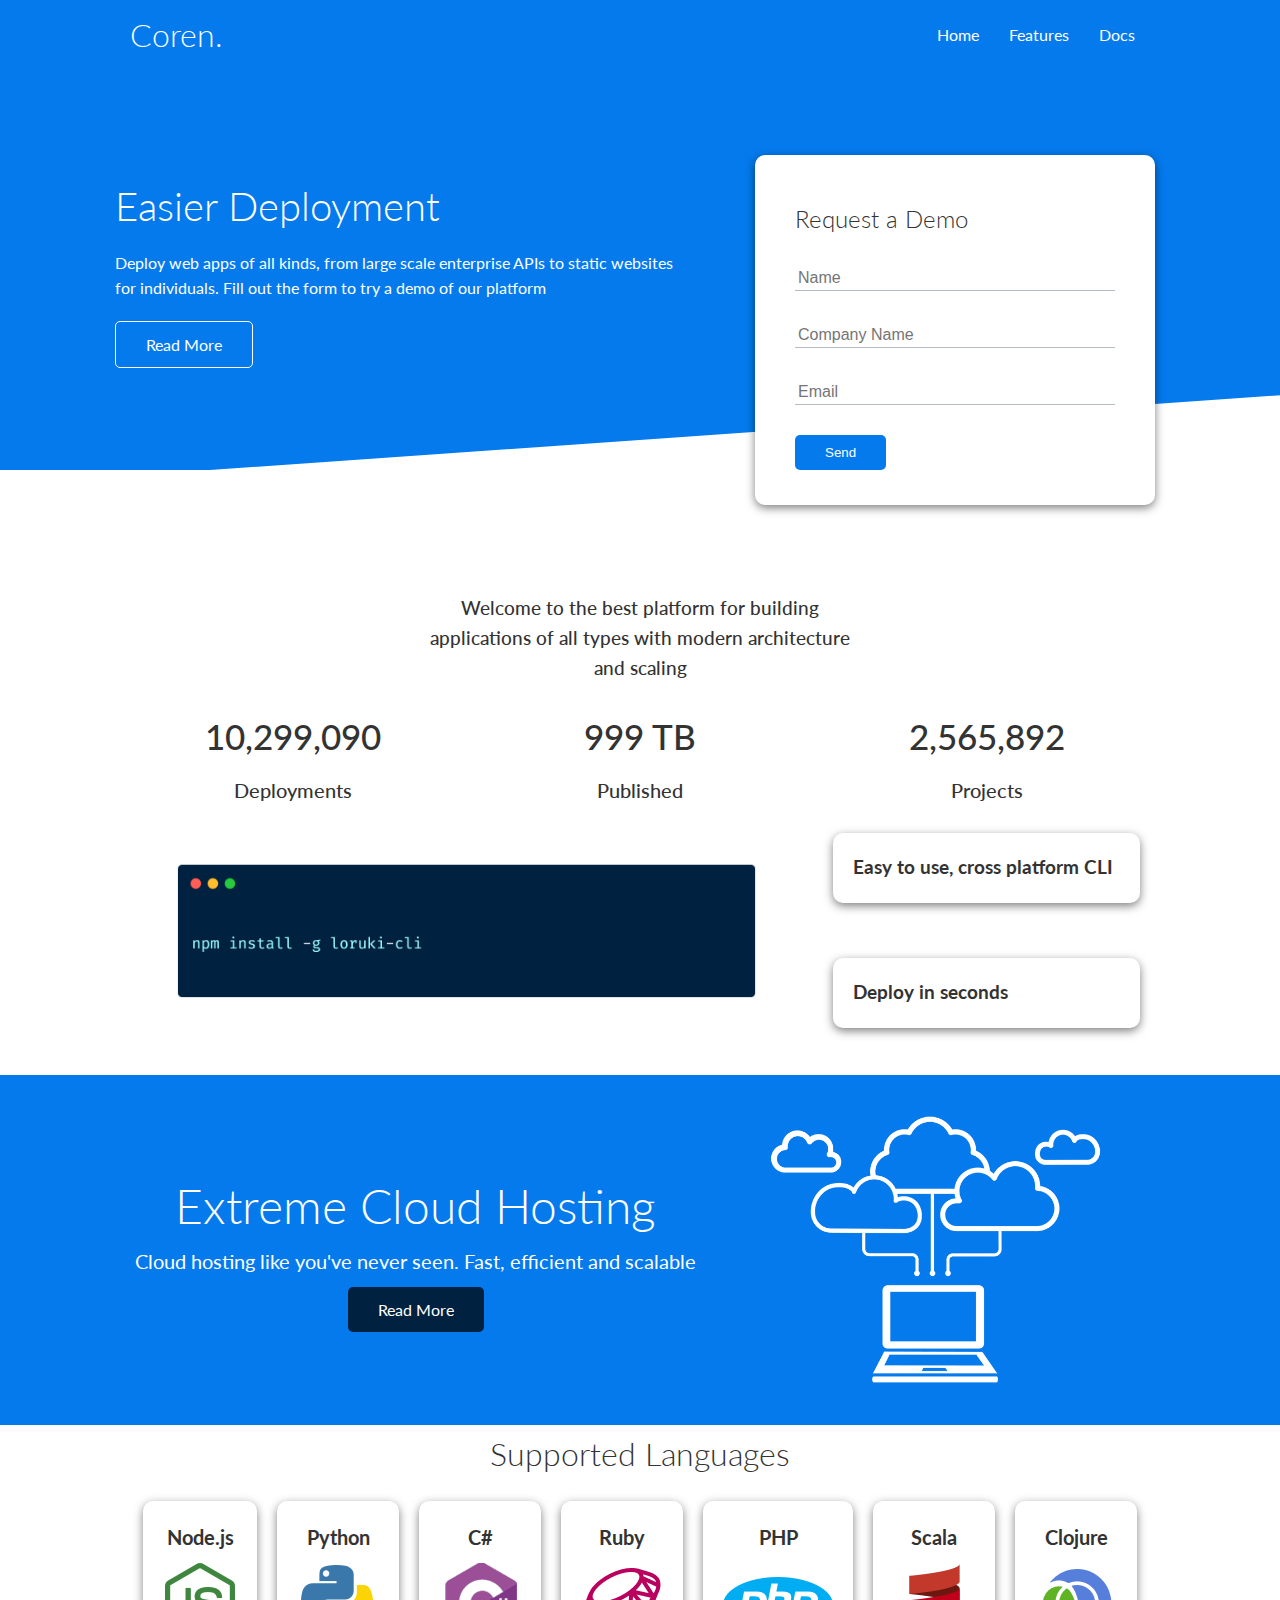
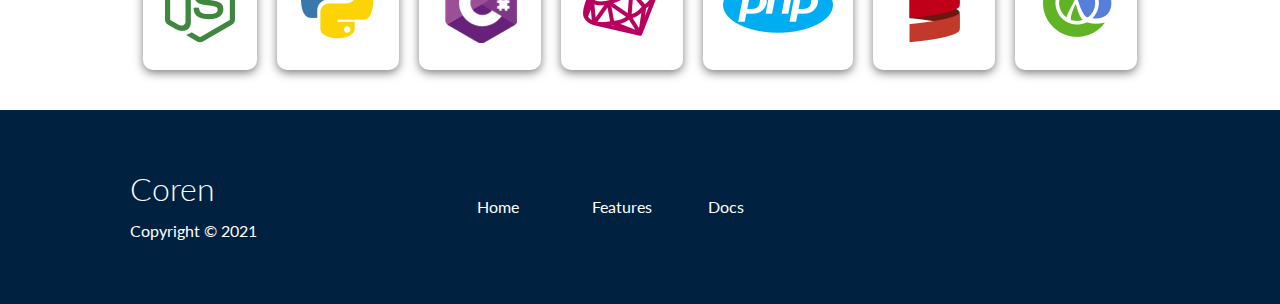
<file: index.html>
<!DOCTYPE html>
<html lang="en">

<head>
    <meta charset="UTF-8">
    <meta http-equiv="X-UA-Compatible" content="IE=edge">
    <meta name="viewport" content="width=device-width, initial-scale=1.0">
    <link rel="stylesheet" href="https://cdnjs.cloudflare.com/ajax/libs/font-awesome/5.15.3/css/all.min.css"
        integrity="sha512-iBBXm8fW90+nuLcSKlbmrPcLa0OT92xO1BIsZ+ywDWZCvqsWgccV3gFoRBv0z+8dLJgyAHIhR35VZc2oM/gI1w=="
        crossorigin="anonymous" referrerpolicy="no-referrer" />
    <link rel="stylesheet" href="utilities.css">
    <link rel="stylesheet" href="style.css">
    <title>Coren | Cloud Hosting For Everyone</title>
</head>

<body>
    <!--Navbar-->
    <div class="navbar">
        <div class="container flex">
            <h1 class="logo">Coren.</h1>
            <nav>
                <ul>
                    <li><a href="index.html">Home</a></li>
                    <li><a href="features.html">Features</a></li>
                    <li><a href="docs.html">Docs</a></li>
                </ul>
            </nav>
        </div>
    </div>

    <!--Showcase-->
    <section class="showcase">
        <div class="container grid">
            <div class="showcase-text">
                <h1>Easier Deployment</h1>
                <p>Deploy web apps of all kinds, from large scale enterprise APIs to static websites for individuals.
                    Fill out the form to try a demo of our platform</p>
                <a href="features.html" class="btn btn-outline">Read More</a>
            </div>
            <div class="showcase-form card">
                <h2>Request a Demo</h2>
                <form>
                    <div class="form-control">
                        <input type="text" name="name" placeholder="Name" required>
                    </div>
                    <div class="form-control">
                        <input type="text" name="company" placeholder="Company Name" required>
                    </div>
                    <div class="form-control">
                        <input type="email" name="email" placeholder="Email" required>
                    </div>
                    <input type="submit" value="Send" class="btn btn-primary">
                </form>
            </div>
        </div>
    </section>

    <!--Stats-->
    <section class="stats">
        <div class="container">
            <h3 class="stats-heading text-center my-1 p-2">
                Welcome to the best platform for building applications of all types with modern architecture and scaling
            </h3>
            <div class="grid grid-3 text-center my-4">
                <div>
                    <i class="fas fa-server fa-3x"></i>
                    <h3>10,299,090</h3>
                    <p class="text-secondary">Deployments</p>
                </div>
                <div>
                    <i class="fas fa-upload fa-3x"></i>
                    <h3>999 TB</h3>
                    <p class="text-secondary">Published</p>
                </div>
                <div>
                    <i class="fas fa-project-diagram fa-3x"></i>
                    <h3>2,565,892</h3>
                    <p class="text-secondary">Projects</p>
                </div>
            </div>
        </div>
    </section>

    <!--Cli-->
    <section class="cli">
        <div class="container grid">
            <img src="cli.png">
            <div class="card">
                <h3>Easy to use, cross platform CLI</h3>
            </div>
            <div class="card">
                <h3>Deploy in seconds</h3>
            </div>
        </div>
    </section>

    <!-- Cloud -->
    <section class="cloud bg-primary my-2 py-2">
        <div class="container grid">
            <div class="text-center">
                <h2 class="lg">Extreme Cloud Hosting</h2>
                <p class="lead my-1">Cloud hosting like you've never seen. Fast, efficient and scalable</p>
                <a href="features.html" class="btn btn-dark">Read More</a>
            </div>
            <img src="cloud.png" alt="">
        </div>
    </section>

    <!-- Languages -->
    <section class="languages">
        <h2 class="md text-center my-2">
            Supported Languages
        </h2>
        <div class="container flex">
            <div class="card">
                <h4>Node.js</h4>
                <img src="node.png" alt="">
            </div>
            <div class="card">
                <h4>Python</h4>
                <img src="python.png" alt="">
            </div>
            <div class="card">
                <h4>C#</h4>
                <img src="csharp.png" alt="">
            </div>
            <div class="card">
                <h4>Ruby</h4>
                <img src="ruby.png" alt="">
            </div>
            <div class="card">
                <h4>PHP</h4>
                <img src="php.png" alt="">
            </div>
            <div class="card">
                <h4>Scala</h4>
                <img src="scala.png" alt="">
            </div>
            <div class="card">
                <h4>Clojure</h4>
                <img src="clojure.png" alt="">
            </div>
        </div>
    </section>
    <!--Footer-->
    <footer class="footer bg-dark py-5">
        <div class="container grid grid-3">
            <div>
                <h1>Coren</h1>
                <p>Copyright &copy; 2021</p>
            </div>
            <nav>
                <ul class="grid grid-3">
                    <li><a href="index.html">Home</a></li>
                    <li><a href="features.html">Features</a></li>
                    <li><a href="docs.html">Docs</a></li>
                </ul>
            </nav>
            <div class="social">
                <a href="#"><i class="fab fa-github fa-2x"></i></a>
                <a href="#"><i class="fab fa-facebook fa-2x"></i></a>
                <a href="#"><i class="fab fa-instagram fa-2x"></i></a>
                <a href="#"><i class="fab fa-twitter fa-2x"></i></a>
            </div>
        </div>
    </footer>
</body>

</html>
</file>
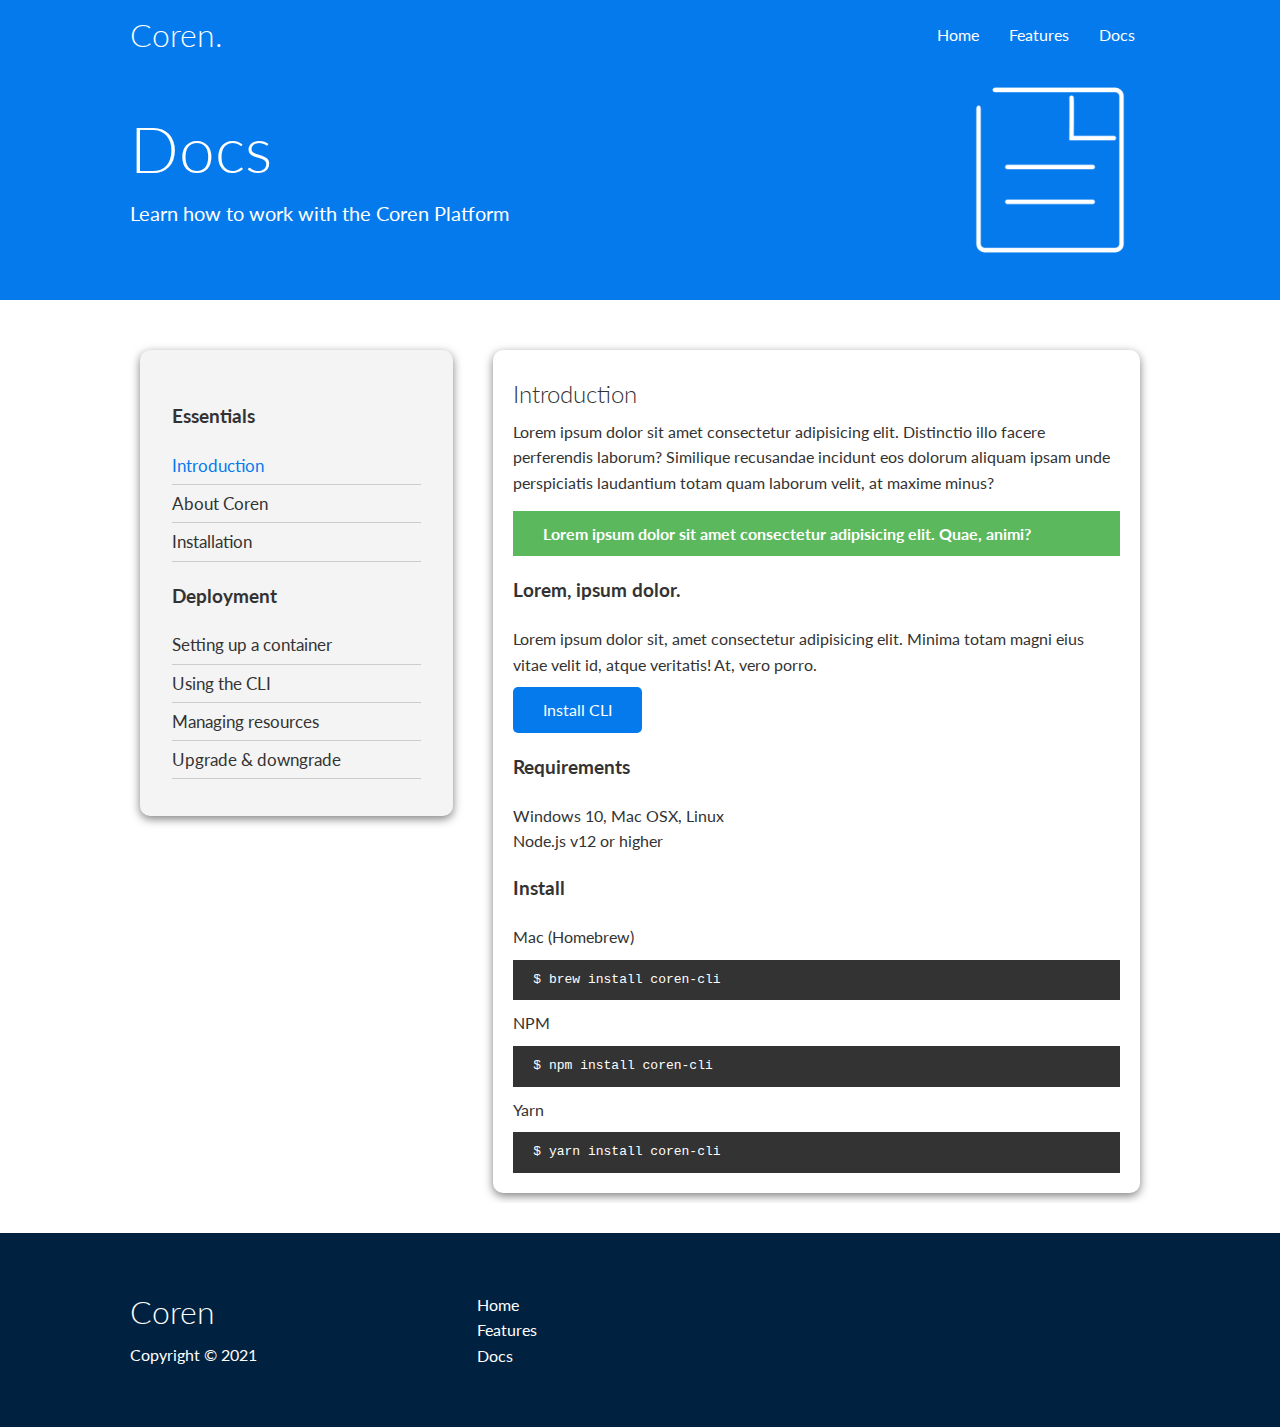
<file: docs.html>
<!DOCTYPE html>
<html lang="en">

<head>
    <meta charset="UTF-8">
    <meta http-equiv="X-UA-Compatible" content="IE=edge">
    <meta name="viewport" content="width=device-width, initial-scale=1.0">
    <link rel="stylesheet" href="https://cdnjs.cloudflare.com/ajax/libs/font-awesome/5.15.3/css/all.min.css"
        integrity="sha512-iBBXm8fW90+nuLcSKlbmrPcLa0OT92xO1BIsZ+ywDWZCvqsWgccV3gFoRBv0z+8dLJgyAHIhR35VZc2oM/gI1w=="
        crossorigin="anonymous" referrerpolicy="no-referrer" />
    <link rel="stylesheet" href="utilities.css">
    <link rel="stylesheet" href="style.css">
    <title>Coren | Cloud Hosting For Everyone</title>
</head>

<body>
    <!--Navbar-->
    <div class="navbar">
        <div class="container flex">
            <h1 class="logo">Coren.</h1>
            <nav>
                <ul>
                    <li><a href="index.html">Home</a></li>
                    <li><a href="features.html">Features</a></li>
                    <li><a href="docs.html">Docs</a></li>
                </ul>
            </nav>
        </div>
    </div>
    <!--Head-->
    <section class="docs-head bg-primary py-3">
        <div class="container grid">
            <div>
                <h1 class="xl">Docs</h1>
                <p class="lead">
                    Learn how to work with the Coren Platform
                </p>
            </div>
            <img src="docs.png" alt="">
        </div>
    </section>


    <!-- Docs main -->
    <section class="docs-main my-4">
        <div class="container grid">
            <div class="card bg-light p-3">
                <h3 class="my-2">Essentials</h3>
                <nav>
                    <ul>
                        <li><a class="text-primary" href="#">Introduction</a></li>
                        <li><a href="#">About Coren</a></li>
                        <li><a href="#">Installation</a></li>
                    </ul>
                </nav>

                <h3 class="my-2">Deployment</h3>
                <nav>
                    <ul>
                        <li><a href="#">Setting up a container</a></li>
                        <li><a href="#">Using the CLI</a></li>
                        <li><a href="#">Managing resources</a>
                        <li><a href="#">Upgrade & downgrade</a></li>
                    </ul>
                </nav>
            </div>
            <div class="card">
                <h2>Introduction</h2>
                <p>Lorem ipsum dolor sit amet consectetur adipisicing elit. Distinctio illo facere perferendis laborum?
                    Similique recusandae incidunt eos dolorum aliquam ipsam unde perspiciatis laudantium totam quam
                    laborum velit, at maxime minus?</p>

                <div class="alert alert-success">
                    <i class="fas fa-info"></i> Lorem ipsum dolor sit amet consectetur adipisicing elit. Quae, animi?
                </div>

                <h3>Lorem, ipsum dolor.</h3>
                <p>Lorem ipsum dolor sit, amet consectetur adipisicing elit. Minima totam magni eius vitae velit id,
                    atque veritatis! At, vero porro.</p>
                <a href="#" class="btn btn-primary">Install CLI</a>

                <h3>Requirements</h3>
                <ul>
                    <li>Windows 10, Mac OSX, Linux</li>
                    <li>Node.js v12 or higher</li>
                </ul>

                <h3>Install</h3>
                <p>Mac (Homebrew)</p>
                <pre><code>$ brew install coren-cli</code></pre>
                <p>NPM</p>
                <pre><code>$ npm install coren-cli</code></pre>
                <p>Yarn</p>
                <pre><code>$ yarn install coren-cli</code></pre>

            </div>
        </div>
    </section>




    <!--Footer-->

    <footer class="footer bg-dark py-5">
        <div class="container grid grid-3">
            <div>
                <h1>Coren</h1>
                <p>Copyright &copy; 2021</p>
            </div>
            <nav>
                <ul>
                    <li><a href="index.html">Home</a></li>
                    <li><a href="features.html">Features</a></li>
                    <li><a href="docs.html">Docs</a></li>
                </ul>
            </nav>
            <div class="social">
                <a href="#"><i class="fab fa-github fa-2x"></i></a>
                <a href="#"><i class="fab fa-facebook fa-2x"></i></a>
                <a href="#"><i class="fab fa-instagram fa-2x"></i></a>
                <a href="#"><i class="fab fa-twitter fa-2x"></i></a>
            </div>
        </div>
    </footer>
</body>

</html>
</file>
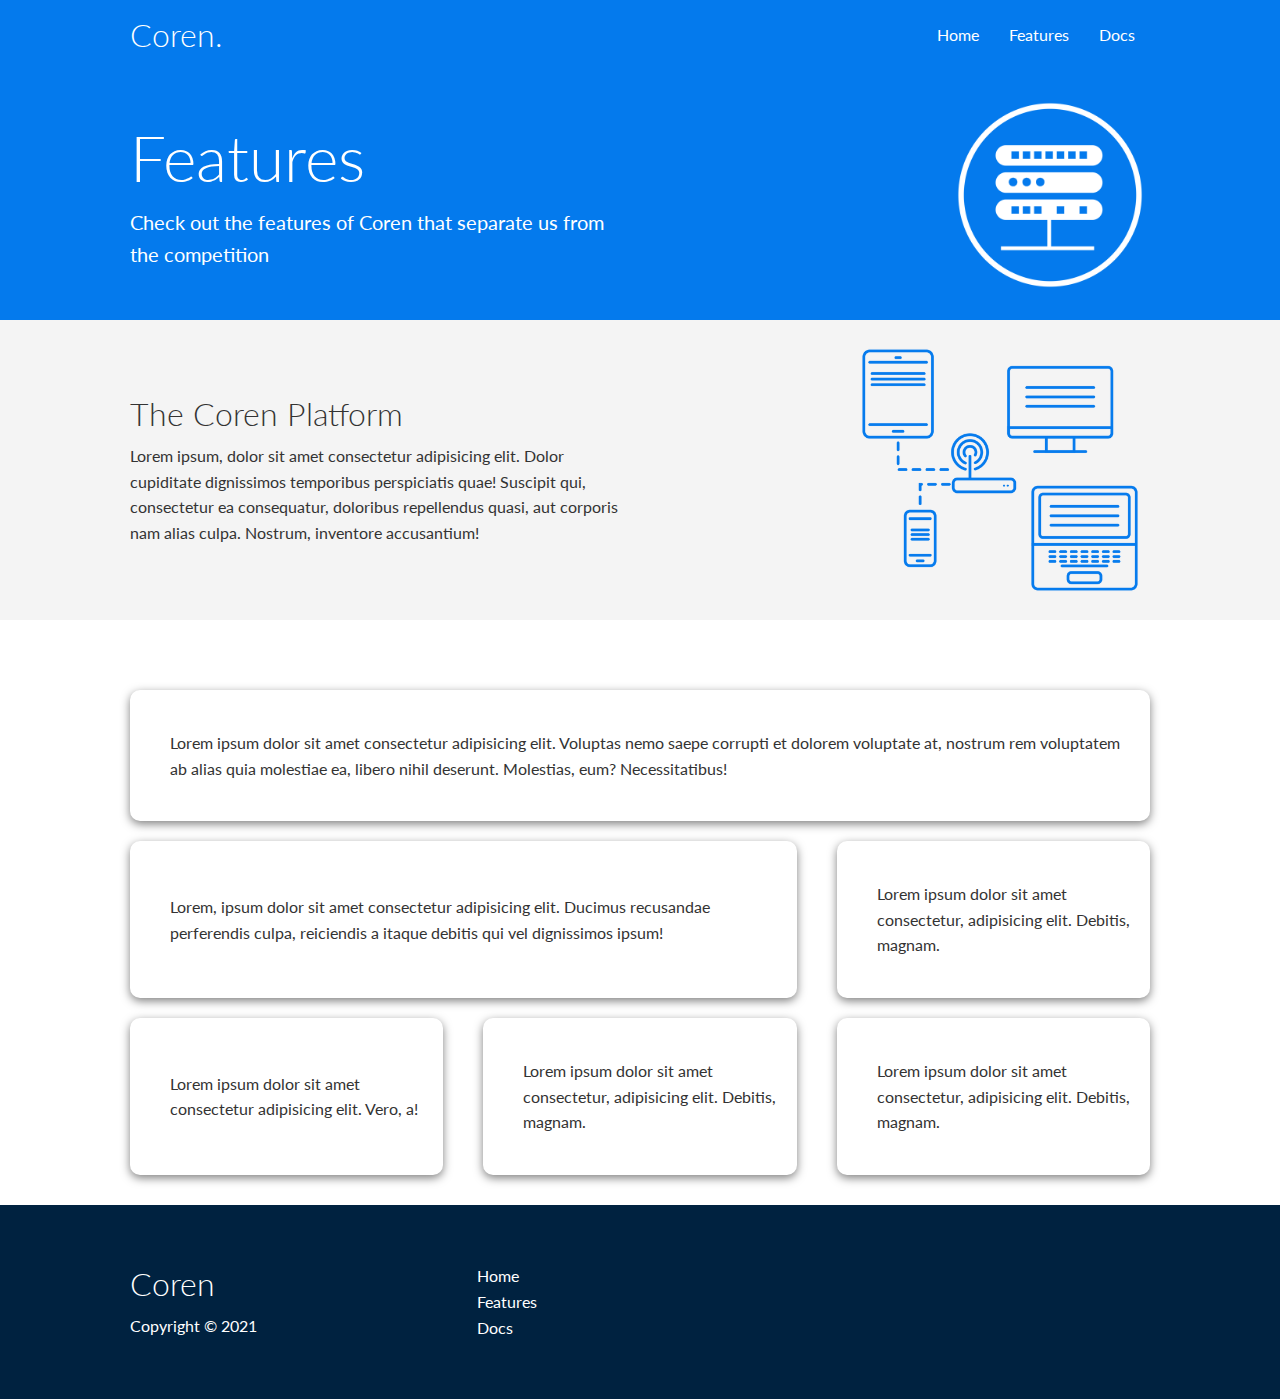
<file: features.html>
<!DOCTYPE html>
<html lang="en">

<head>
    <meta charset="UTF-8">
    <meta http-equiv="X-UA-Compatible" content="IE=edge">
    <meta name="viewport" content="width=device-width, initial-scale=1.0">
    <link rel="stylesheet" href="https://cdnjs.cloudflare.com/ajax/libs/font-awesome/5.15.3/css/all.min.css"
        integrity="sha512-iBBXm8fW90+nuLcSKlbmrPcLa0OT92xO1BIsZ+ywDWZCvqsWgccV3gFoRBv0z+8dLJgyAHIhR35VZc2oM/gI1w=="
        crossorigin="anonymous" referrerpolicy="no-referrer" />
    <link rel="stylesheet" href="utilities.css">
    <link rel="stylesheet" href="style.css">
    <title>Coren | Cloud Hosting For Everyone</title>
</head>

<body>
    <!--Navbar-->
    <div class="navbar">
        <div class="container flex">
            <h1 class="logo">Coren.</h1>
            <nav>
                <ul>
                    <li><a href="index.html">Home</a></li>
                    <li><a href="features.html">Features</a></li>
                    <li><a href="docs.html">Docs</a></li>
                </ul>
            </nav>
        </div>
    </div>
    <!--Head-->
    <section class="features-head bg-primary py-3">
        <div class="container grid">
            <div>
                <h1 class="xl">Features</h1>
                <p class="lead">
                    Check out the features of Coren that separate us from the
                    competition
                </p>
            </div>
            <img src="server.png" alt="">
        </div>
    </section>

    <!-- Sub head -->
    <section class="features-sub-head bg-light py-3">
        <div class="container grid">
            <div>
                <h1 class="md">The Coren Platform</h1>
                <p>
                    Lorem ipsum, dolor sit amet consectetur adipisicing elit. Dolor cupiditate dignissimos temporibus
                    perspiciatis quae! Suscipit qui, consectetur ea consequatur, doloribus repellendus quasi, aut
                    corporis nam alias culpa. Nostrum, inventore accusantium!
                </p>
            </div>
            <img src="server2.png" alt="">
        </div>
    </section>

    <section class="features-main my-2">
        <div class="container grid grid-3">
            <div class="card flex">
                <i class="fas fa-server fa-3x"></i>
                <p>Lorem ipsum dolor sit amet consectetur adipisicing elit. Voluptas nemo saepe corrupti et dolorem
                    voluptate at, nostrum rem voluptatem ab alias quia molestiae ea, libero nihil deserunt. Molestias,
                    eum? Necessitatibus!</p>
            </div>
            <div class="card flex">
                <i class="fas fa-network-wired fa-3x"></i>
                <p>
                    Lorem, ipsum dolor sit amet consectetur adipisicing elit. Ducimus
                    recusandae perferendis culpa, reiciendis a itaque debitis qui vel
                    dignissimos ipsum!
                </p>
            </div>
            <div class="card flex">
                <i class="fas fa-laptop-code fa-3x"></i>
                <p>
                    Lorem ipsum dolor sit amet consectetur, adipisicing elit. Debitis,
                    magnam.
                </p>
            </div>
            <div class="card flex">
                <i class="fas fa-database fa-3x"></i>
                <p>
                    Lorem ipsum dolor sit amet consectetur adipisicing elit. Vero, a!
                </p>
            </div>
            <div class="card flex">
                <i class="fas fa-power-off fa-3x"></i>
                <p>
                    Lorem ipsum dolor sit amet consectetur, adipisicing elit. Debitis,
                    magnam.
                </p>
            </div>
            <div class="card flex">
                <i class="fas fa-upload fa-3x"></i>
                <p>
                    Lorem ipsum dolor sit amet consectetur, adipisicing elit. Debitis,
                    magnam.
                </p>
            </div>
        </div>
    </section>


    <!--Footer-->

    <footer class="footer bg-dark py-5">
        <div class="container grid grid-3">
            <div>
                <h1>Coren</h1>
                <p>Copyright &copy; 2021</p>
            </div>
            <nav>
                <ul>
                    <li><a href="index.html">Home</a></li>
                    <li><a href="features.html">Features</a></li>
                    <li><a href="docs.html">Docs</a></li>
                </ul>
            </nav>
            <div class="social">
                <a href="#"><i class="fab fa-github fa-2x"></i></a>
                <a href="#"><i class="fab fa-facebook fa-2x"></i></a>
                <a href="#"><i class="fab fa-instagram fa-2x"></i></a>
                <a href="#"><i class="fab fa-twitter fa-2x"></i></a>
            </div>
        </div>
    </footer>
</body>

</html>
</file>
<file: utilities.css>
/*Utilities*/

.container {
    max-width: 1100px;
    margin: 0 auto;
    overflow: auto;
    padding: 0 40px;
}

.flex {
    display: flex;
    justify-content: center;
    align-items: center;
    height: 100%;
}

.grid {
    display: grid;
    grid-template-columns: repeat(2, 1fr);
    grid-gap: 20px;
    justify-content: center;
    align-items: center;
    height: 100%;
}

.grid-3 {
    grid-template-columns: repeat(3, 1fr);
}

.card {
    background-color: #fff;
    color: #333;
    border-radius: 10px;
    box-shadow: 0 3px 10px rgba(0, 0, 0, 0.5);
    padding: 20px;
    margin: 10px;
}

/*Buttons*/

.btn {
    display: inline-block;
    padding: 10px 30px;
    cursor: pointer;
    background: var(--primary-color);
    color: #fff;
    border: none;
    border-radius: 5px;
}

.btn-outline {
    background-color: transparent;
    border: 1px #fff solid;
}

.btn:hover {
    transform: scale(0.98);
}

/*Backgrounds and colored buttons*/

.bg-primary, .btn-primary {
    background-color: var(--primary-color);
    color: #fff;
}

.bg-secondary, .btn-secondary {
    background-color: var(--secondary-color);
    color: #fff;
}

.bg-dark, .btn-dark {
    background-color: var(--dark-color);
    color: #fff;
}

.bg-light, .btn-light {
    background-color: var(--light-color);
    color: #333;
}

.bg-primary a, .btn-primary a, .bg-secondary a, .btn-secondary a, .bg-dark a, .btn-dark a {
    color: #fff;
}

/*Text Colors*/

.text-primary {
    color: var(--primary-color);
}

.tetx-secondary {
    color: var(--secondary-color);
}

.text-dark {
    color: var(--dark-color);
}

.text-light {
    color: var(--light-color);
}

/*Texts*/

.text-center {
    text-align: center;
}

.lead {
    font-size: 20px;
}

.sm {
    font-size: 1rem;
}

.md {
    font-size: 2rem;
}

.lg {
    font-size: 3rem;
}

.xl {
    font-size: 4rem;
}

/*Margins and paddings*/

.my-1 {
    /*Margin-y*/
    margin: 1rem, 0;
}

.my-2 {
    margin: 1.5rem, 0;
}

.my-3 {
    margin: 2rem, 0;
}

.my-4 {
    margin: 3rem, 0;
}

.my-5 {
    margin: 4rem, 0;
}

.m-1 {
    /*Margins*/
    margin: 1rem;
}

.m-2 {
    margin: 1.5rem;
}

.m-3 {
    margin: 2rem;
}

.m-4 {
    margin: 3rem;
}

.m-5 {
    margin: 4rem;
}

.py-1 {
    /*Padding-y*/
    margin: 1rem, 0;
}

.py-2 {
    padding: 1.5rem, 0;
}

.py-3 {
    padding: 2rem, 0;
}

.py-4 {
    padding: 3rem, 0;
}

.py-5 {
    padding: 4rem, 0;
}

.p-1 {
    /*Margins*/
    padding: 1rem;
}

.p-2 {
    padding: 1.5rem;
}

.p-3 {
    padding: 2rem;
}

.p-4 {
    padding: 3rem;
}

.p-5 {
    padding: 4rem;
}

/*Alert*/

.alert {
    background-color: var(--light-color);
    padding: 10px 20px;
    font-weight: bold;
    margin: 15px 0;
}

.alert i {
    margin-right: 10px;
}

.alert-success {
    background-color: var(--success-color);
    color: #fff;
}

.alert-error {
    background-color: var(--error-color);
    color: #fff;
}
</file>
<file: style.css>
@import url('https://fonts.googleapis.com/css2?family=Lato:wght@100;300;400;600&display=swap');
:root {
    --primary-color: #047aed;
    --secondary-color: #1c3fa8;
    --dark-color: #002240;
    --light-color: #f4f4f4;
    --success-color: #5cb85c;
    --error-color: #d9534f;
}

* {
    box-sizing: border-box;
    padding: 0;
    margin: 0;
}

body {
    font-family: 'Lato', sans-serif;
    color: #333;
    line-height: 1.6;
}

ul {
    list-style: none;
}

a {
    text-decoration: none;
    color: #333;
}

h1, h2 {
    font-weight: 300;
    line-height: 1.2;
    margin: 10px 0;
}

p {
    margin: 10px 0;
}

img {
    width: 100%;
}
.hidden{
    visibility: hidden;
    height: 0;
}

/* Homepage */

/*Navbar*/

.navbar {
    background-color: var(--primary-color);
    color: #fff;
    height: 70px;
}

.navbar ul {
    display: flex;
}

.navbar .flex {
    justify-content: space-between;
}

.navbar a {
    color: #fff;
    padding: 10px;
    margin: 0 5px;
}

.navbar a:hover {
    border-bottom: 2px #fff solid;
}

/*Showcase*/

.showcase {
    height: 400px;
    background-color: var(--primary-color);
    color: #fff;
    position: relative;
}

.showcase h1 {
    font-size: 40px;
}

.showcase p {
    margin: 20px 0;
}

.showcase .grid {
    overflow: visible;
    grid-template-columns: 55% 45%;
    gap: 30px;
}

.showcase-text {
    animation: slideInFromLeft 1s ease-in;
}

.showcase-form {
    position: relative;
    top: 60px;
    height: 350px;
    width: 400px;
    padding: 40px;
    z-index: 100;
    justify-self: flex-end;
    animation: slideInFromRight 1s ease-in;
}

.showcase-form .form-control {
    margin: 30px 0;
}

.showcase-form input[type='text'], .showcase-form input[type='email'] {
    border: 0;
    border-bottom: 1px solid #b4becb;
    width: 100%;
    padding: 3px;
    font-size: 16px;
}

.showcase-form input:focus {
    outline: none;
}

.showcase::before, .showcse::after {
    content: '';
    position: absolute;
    height: 100px;
    bottom: -70px;
    right: 0;
    left: 0;
    background: #fff;
    transform: skewY(-4deg);
    --webkit-transform: skewY(-4deg);
    --moz-transform: skewY(-4deg);
    --ms-transform: skewY(-4deg);
}

/*Stats*/

.stats {
    padding-top: 100px;
    animation: slideInFromBottom 1s ease-in;
}

.stats-heading {
    max-width: 500px;
    margin: auto;
    font-weight: 500;
}

.stats .grid h3 {
    font-size: 35px;
    font-weight: 500;
}

.stats .grid p {
    font-size: 20px;
    font-weight: 500;
}

/* Cli*/

.cli .grid {
    grid-template-columns: repeat(3, 1fr);
    grid-template-rows: repeat(2, 1fr)
}

.cli .grid>*:first-child {
    grid-column: 1 / span 2;
    grid-row: 1 / span 2;
}

/* cloud*/

.cloud {
    height: 350px;
    margin-top: 30px;
}

.cloud .grid {
    grid-template-columns: 4fr 3fr;
}

/* Languages*/

.languages .flex {
    flex-wrap: wrap;
}

.languages .card {
    text-align: center;
    margin: 18px 10px 40px;
    transition: transform 0.2s ease-in;
}

.languages .card h4 {
    font-size: 20px;
    margin-bottom: 10px;
}

.languages .card:hover {
    transform: translateY(-15px);
}

.footer .social a {
    margin: 0 20px;
}

/*Footer*/

footer {
    padding: 50px;
}

/*Features Page*/

.features-head {
    height: 250px;
}

.features-head img, .docs-head img {
    width: 200px;
    justify-self: flex-end;
}

.docs-head {
    padding-bottom: 30px;
}

.features-sub-head {
    margin-bottom: 40px;
}

.features-sub-head img {
    width: 300px;
    justify-self: flex-end;
}

.features-main .card>i {
    margin-right: 20px;
}

.features-main .grid {
    padding: 30px;
}

.features-main .grid>*:first-child {
    grid-column: 1 / span 3;
}

.features-main .grid>*:nth-child(2) {
    grid-column: 1 / span 2;
}

/*Docs Page*/
.docs-main{
    margin-top: 40px;
    margin-bottom: 30px;
}
.docs-main h3 {
    margin: 20px 0;
}

.docs-main .grid {
    grid-template-columns: 1fr 2fr;
    align-items: flex-start;
}

.docs-main nav li {
    font-size: 17px;
    padding-bottom: 5px;
    margin-bottom: 5px;
    border-bottom: #ccc 1px solid;
}

.docs-main a:hover {
    font-weight: bold;
}

code, pre {
    background-color: #333;
    color: #fff;
    padding: 10px;
}

/*Animations*/

@keyframes slideInFromLeft {
    0% {
        transform: translateX(-100%);
    }
    100% {
        transform: translateX(0);
    }
}

@keyframes slideInFromRight {
    0% {
        transform: translateX(100%);
    }
    100% {
        transform: translateX(0);
    }
}

@keyframes slideInFromTop {
    0% {
        transform: translateY(-100%);
    }
    100% {
        transform: translatey(0);
    }
}

@keyframes slideInFromBottom {
    0% {
        transform: translateY(100%);
    }
    100% {
        transform: translateY(0);
    }
}

/*Tablets and under*/

@media(max-width:768px) {
    .grid, .showcase .grid, .stats .grid, .cli .grid, .cloud .grid .features-main .grid, .features-sub-head .grid, .features-head .grid, .docs-main .grid, .docs-head .grid {
        grid-template-columns: 1fr;
        grid-template-rows: 1fr;
    }
    .showcase {
        height: auto;
    }
    .showcase-text {
        text-align: center;
        margin-top: 40px;
    }
    .showcase-form {
        justify-self: center;
        margin: auto;
        animation: slideInFromBottom 1s ease-in;
    }
    .cloud {
        height: 600px;
        margin-top: 30px;
    }
    .cli .grid>*:first-child {
        grid-column: 1;
        grid-row: 1;
    }
    .features-head, .features-sub-head, .docs-head {
        text-align: center;
    }
    .features-head img, .features-sub-head img, .docs-head img {
        justify-self: center;
    }
    .features-head {
        height: 600px;
    }
    .features-head img {
        transform: scale(0.8);
    }
    .features-head {
        padding-bottom: 200px;
    }
    .docs-head {
        height: 460px;
        margin-bottom: 40px;
    }
    .docs-main {
        margin-bottom: 30px;
    }
    .features-main .grid {
        grid-template-columns: 1fr;
        grid-template-rows: 1fr;
    }
    .features-main .grid>*:first-child, .features-main .grid>*:nth-child(2) {
        grid-column: 1;
    }
    footer {
        text-align: center;
    }
}

/*Mobiles*/

@media(max-width:500px) {
    .grid, .showcase .grid, .cli .grid, .cloud .grid {
        grid-template-columns: 1fr;
        grid-template-rows: 1fr;
    }
    .navbar {
        height: 110px;
    }
    .navbar .flex {
        flex-direction: column;
    }
    .navbar ul {
        padding: 10px 10px;
        background-color: rgba(0, 0, 0, 0.1);
    }
    .showcase-text {
        text-align: center;
        margin-top: 40px;
    }
    .showcase-form {
        justify-self: center;
        margin: auto;
    }
    .cli .grid>*:first-child {
        grid-column: 1;
        grid-row: 1;
    }
}
</file>
